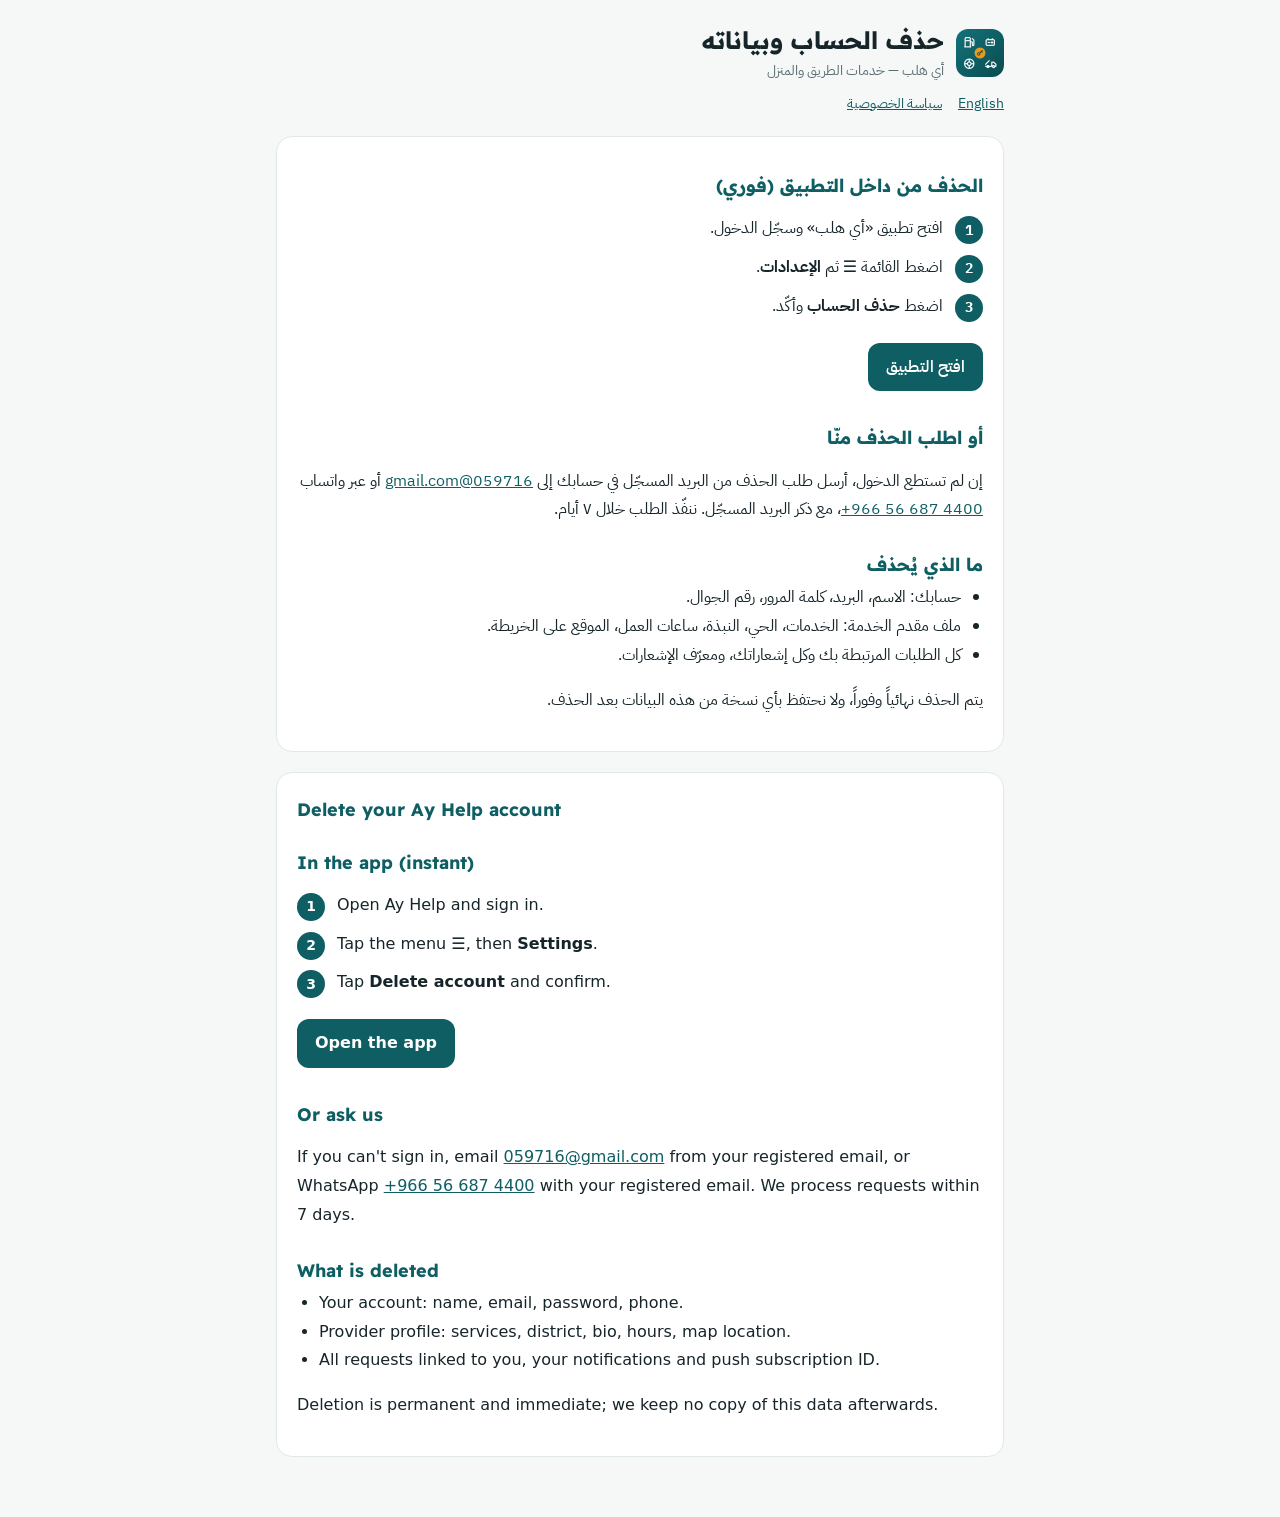
<file: delete-account.html>
<!doctype html>
<html lang="ar" dir="rtl">
<head>
<meta charset="utf-8">
<meta name="viewport" content="width=device-width,initial-scale=1">
<title>حذف الحساب — أي هلب | Delete account — Ay Help</title>
<meta name="theme-color" content="#0E5E63">
<link rel="icon" href="icon-192.png">
<link rel="stylesheet" href="https://fonts.googleapis.com/css2?family=Readex+Pro:wght@600;700&family=IBM+Plex+Sans+Arabic:wght@400;600&display=swap">
<style>
:root{--brand:#0E5E63;--bg:#F6F8F8;--ink:#16252A;--muted:#5E6F74;--line:#E1E8E9;--surface:#fff}
@media (prefers-color-scheme:dark){:root{--bg:#0F1719;--ink:#E7EEEF;--muted:#9AAAAE;--line:#26353A;--surface:#172225;--brand:#5FB8BD}}
*{box-sizing:border-box}body{margin:0;background:var(--bg);color:var(--ink);font:16px/1.8 "IBM Plex Sans Arabic",system-ui,sans-serif}
.wrap{max-width:760px;margin:0 auto;padding:24px 16px 60px}
header{display:flex;align-items:center;gap:12px;margin-bottom:8px}header img{width:48px;height:48px;border-radius:12px}
h1,h2{font-family:"Readex Pro",sans-serif;line-height:1.4}h1{font-size:24px;margin:0}h2{font-size:18px;margin:28px 0 6px;color:var(--brand)}
.card{background:var(--surface);border:1px solid var(--line);border-radius:16px;padding:8px 20px 20px;margin-top:20px}
.muted{color:var(--muted);font-size:14px}a{color:var(--brand)}ul{padding-inline-start:22px;margin:6px 0}
.en{direction:ltr;text-align:left;font-family:system-ui,-apple-system,"Segoe UI",sans-serif}
nav{display:flex;gap:16px;flex-wrap:wrap;font-size:14px;margin-top:8px}
.steps{counter-reset:s;list-style:none;padding:0}.steps li{counter-increment:s;position:relative;padding-inline-start:40px;margin:10px 0}.steps li::before{content:counter(s);position:absolute;inset-inline-start:0;top:2px;width:28px;height:28px;border-radius:50%;background:var(--brand);color:#fff;display:grid;place-items:center;font-weight:700;font-size:14px}
.btn{display:inline-block;background:var(--brand);color:#fff;text-decoration:none;padding:10px 18px;border-radius:12px;font-weight:600;margin:6px 0}
</style>
</head>
<body><div class="wrap">
<header><img src="icon-192.png" alt=""><div><h1>حذف الحساب وبياناته</h1><div class="muted">أي هلب — خدمات الطريق والمنزل</div></div></header>
<nav><a href="#en">English</a><a href="privacy.html">سياسة الخصوصية</a></nav>

<div class="card">
<h2>الحذف من داخل التطبيق (فوري)</h2>
<ol class="steps">
<li>افتح تطبيق «أي هلب» وسجّل الدخول.</li>
<li>اضغط القائمة ☰ ثم <b>الإعدادات</b>.</li>
<li>اضغط <b>حذف الحساب</b> وأكّد.</li>
</ol>
<a class="btn" href="./">افتح التطبيق</a>

<h2>أو اطلب الحذف منّا</h2>
<p>إن لم تستطع الدخول، أرسل طلب الحذف من البريد المسجّل في حسابك إلى <a href="mailto:059716@gmail.com?subject=%D8%B7%D9%84%D8%A8%20%D8%AD%D8%B0%D9%81%20%D8%AD%D8%B3%D8%A7%D8%A8%20%D8%A3%D9%8A%20%D9%87%D9%84%D8%A8">059716@gmail.com</a> أو عبر واتساب <a href="https://wa.me/966566874400" dir="ltr">+966 56 687 4400</a>، مع ذكر البريد المسجّل. ننفّذ الطلب خلال ٧ أيام.</p>

<h2>ما الذي يُحذف</h2>
<ul>
<li>حسابك: الاسم، البريد، كلمة المرور، رقم الجوال.</li>
<li>ملف مقدم الخدمة: الخدمات، الحي، النبذة، ساعات العمل، الموقع على الخريطة.</li>
<li>كل الطلبات المرتبطة بك وكل إشعاراتك، ومعرّف الإشعارات.</li>
</ul>
<p>يتم الحذف نهائياً وفوراً، ولا نحتفظ بأي نسخة من هذه البيانات بعد الحذف.</p>
</div>

<div class="card en" id="en" lang="en" dir="ltr">
<h2 style="margin-top:16px">Delete your Ay Help account</h2>
<h2>In the app (instant)</h2>
<ol class="steps"><li>Open Ay Help and sign in.</li><li>Tap the menu ☰, then <b>Settings</b>.</li><li>Tap <b>Delete account</b> and confirm.</li></ol>
<a class="btn" href="./">Open the app</a>
<h2>Or ask us</h2>
<p>If you can't sign in, email <a href="mailto:059716@gmail.com?subject=Ay%20Help%20account%20deletion">059716@gmail.com</a> from your registered email, or WhatsApp <a href="https://wa.me/966566874400">+966 56 687 4400</a> with your registered email. We process requests within 7 days.</p>
<h2>What is deleted</h2>
<ul><li>Your account: name, email, password, phone.</li><li>Provider profile: services, district, bio, hours, map location.</li><li>All requests linked to you, your notifications and push subscription ID.</li></ul>
<p>Deletion is permanent and immediate; we keep no copy of this data afterwards.</p>
</div>
</div></body></html>
</file>
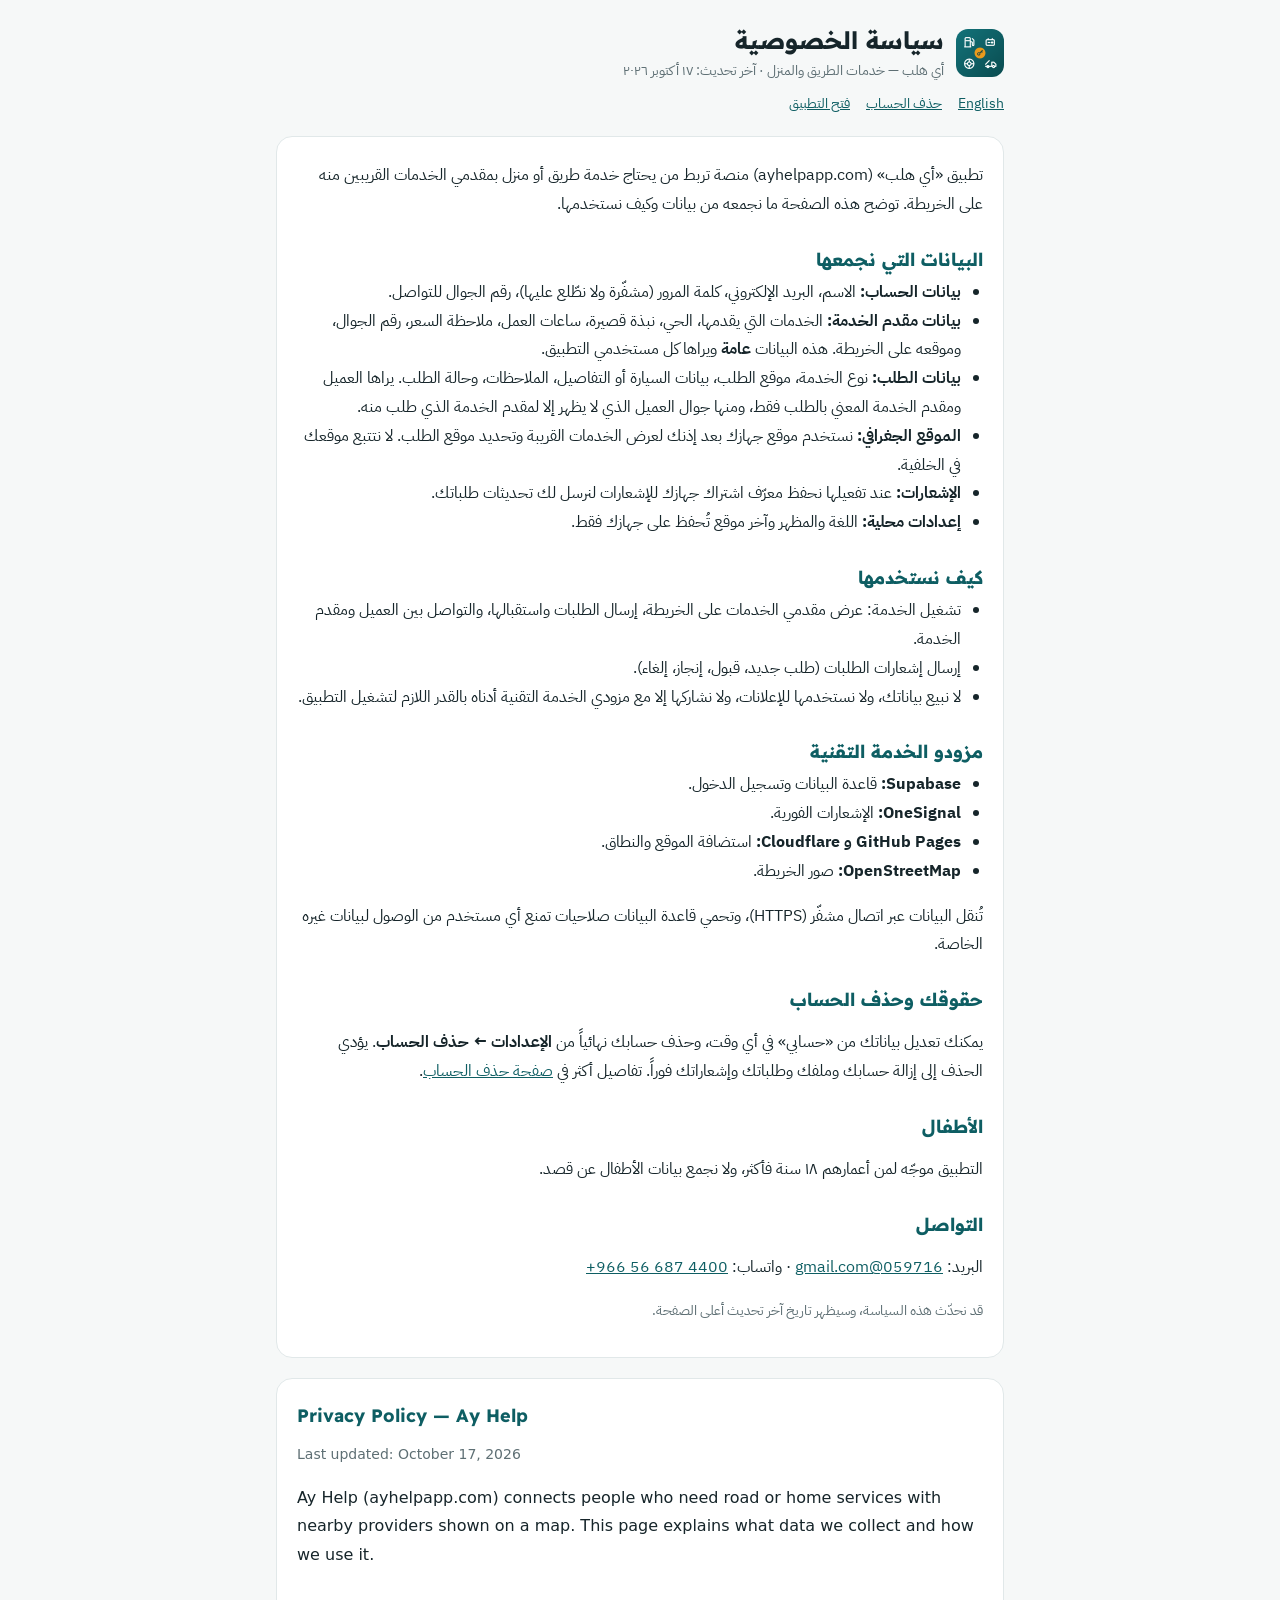
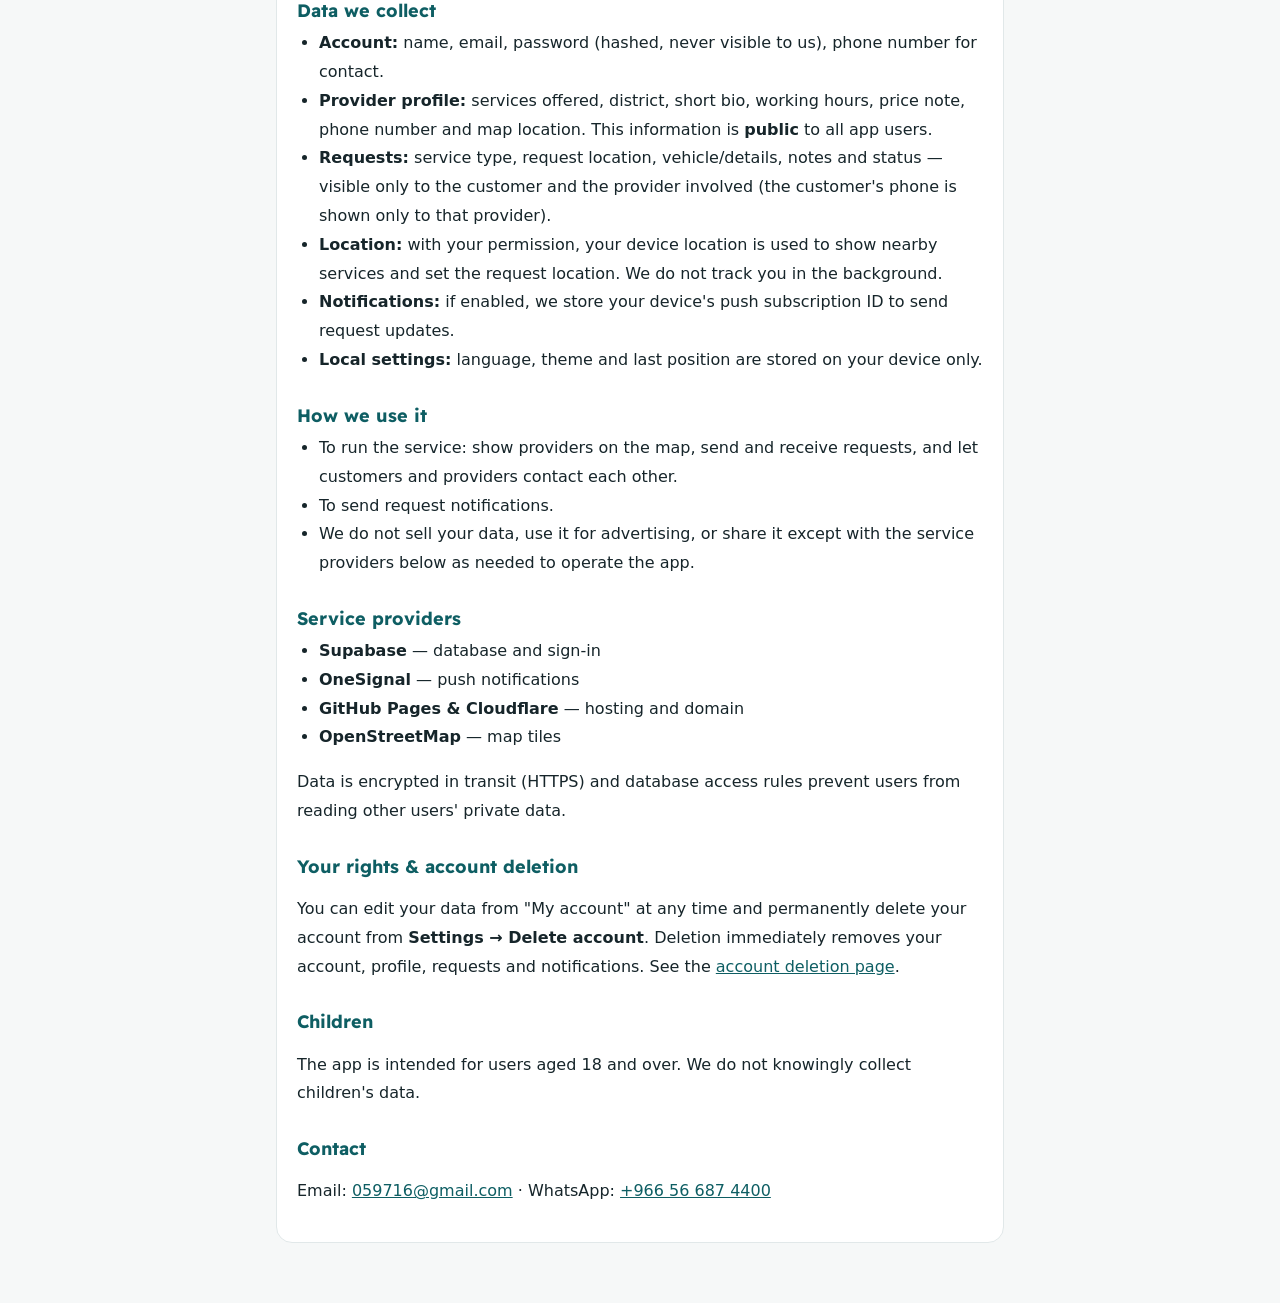
<file: privacy.html>
<!doctype html>
<html lang="ar" dir="rtl">
<head>
<meta charset="utf-8">
<meta name="viewport" content="width=device-width,initial-scale=1">
<title>سياسة الخصوصية — أي هلب | Privacy Policy — Ay Help</title>
<meta name="theme-color" content="#0E5E63">
<link rel="icon" href="icon-192.png">
<link rel="stylesheet" href="https://fonts.googleapis.com/css2?family=Readex+Pro:wght@600;700&family=IBM+Plex+Sans+Arabic:wght@400;600&display=swap">
<style>
:root{--brand:#0E5E63;--bg:#F6F8F8;--ink:#16252A;--muted:#5E6F74;--line:#E1E8E9;--surface:#fff}
@media (prefers-color-scheme:dark){:root{--bg:#0F1719;--ink:#E7EEEF;--muted:#9AAAAE;--line:#26353A;--surface:#172225;--brand:#5FB8BD}}
*{box-sizing:border-box}body{margin:0;background:var(--bg);color:var(--ink);font:16px/1.8 "IBM Plex Sans Arabic",system-ui,sans-serif}
.wrap{max-width:760px;margin:0 auto;padding:24px 16px 60px}
header{display:flex;align-items:center;gap:12px;margin-bottom:8px}header img{width:48px;height:48px;border-radius:12px}
h1,h2{font-family:"Readex Pro",sans-serif;line-height:1.4}h1{font-size:24px;margin:0}h2{font-size:18px;margin:28px 0 6px;color:var(--brand)}
.card{background:var(--surface);border:1px solid var(--line);border-radius:16px;padding:8px 20px 20px;margin-top:20px}
.muted{color:var(--muted);font-size:14px}a{color:var(--brand)}ul{padding-inline-start:22px;margin:6px 0}
.en{direction:ltr;text-align:left;font-family:system-ui,-apple-system,"Segoe UI",sans-serif}
nav{display:flex;gap:16px;flex-wrap:wrap;font-size:14px;margin-top:8px}
</style>
</head>
<body><div class="wrap">
<header><img src="icon-192.png" alt=""><div><h1>سياسة الخصوصية</h1><div class="muted">أي هلب — خدمات الطريق والمنزل · آخر تحديث: ١٧ أكتوبر ٢٠٢٦</div></div></header>
<nav><a href="#en">English</a><a href="delete-account.html">حذف الحساب</a><a href="./">فتح التطبيق</a></nav>

<div class="card">
<p>تطبيق «أي هلب» (ayhelpapp.com) منصة تربط من يحتاج خدمة طريق أو منزل بمقدمي الخدمات القريبين منه على الخريطة. توضح هذه الصفحة ما نجمعه من بيانات وكيف نستخدمها.</p>

<h2>البيانات التي نجمعها</h2>
<ul>
<li><b>بيانات الحساب:</b> الاسم، البريد الإلكتروني، كلمة المرور (مشفّرة ولا نطّلع عليها)، رقم الجوال للتواصل.</li>
<li><b>بيانات مقدم الخدمة:</b> الخدمات التي يقدمها، الحي، نبذة قصيرة، ساعات العمل، ملاحظة السعر، رقم الجوال، وموقعه على الخريطة. هذه البيانات <b>عامة</b> ويراها كل مستخدمي التطبيق.</li>
<li><b>بيانات الطلب:</b> نوع الخدمة، موقع الطلب، بيانات السيارة أو التفاصيل، الملاحظات، وحالة الطلب. يراها العميل ومقدم الخدمة المعني بالطلب فقط، ومنها جوال العميل الذي لا يظهر إلا لمقدم الخدمة الذي طلب منه.</li>
<li><b>الموقع الجغرافي:</b> نستخدم موقع جهازك بعد إذنك لعرض الخدمات القريبة وتحديد موقع الطلب. لا نتتبع موقعك في الخلفية.</li>
<li><b>الإشعارات:</b> عند تفعيلها نحفظ معرّف اشتراك جهازك للإشعارات لنرسل لك تحديثات طلباتك.</li>
<li><b>إعدادات محلية:</b> اللغة والمظهر وآخر موقع تُحفظ على جهازك فقط.</li>
</ul>

<h2>كيف نستخدمها</h2>
<ul>
<li>تشغيل الخدمة: عرض مقدمي الخدمات على الخريطة، إرسال الطلبات واستقبالها، والتواصل بين العميل ومقدم الخدمة.</li>
<li>إرسال إشعارات الطلبات (طلب جديد، قبول، إنجاز، إلغاء).</li>
<li>لا نبيع بياناتك، ولا نستخدمها للإعلانات، ولا نشاركها إلا مع مزودي الخدمة التقنية أدناه بالقدر اللازم لتشغيل التطبيق.</li>
</ul>

<h2>مزودو الخدمة التقنية</h2>
<ul>
<li><b>Supabase:</b> قاعدة البيانات وتسجيل الدخول.</li>
<li><b>OneSignal:</b> الإشعارات الفورية.</li>
<li><b>GitHub Pages و Cloudflare:</b> استضافة الموقع والنطاق.</li>
<li><b>OpenStreetMap:</b> صور الخريطة.</li>
</ul>
<p>تُنقل البيانات عبر اتصال مشفّر (HTTPS)، وتحمي قاعدة البيانات صلاحيات تمنع أي مستخدم من الوصول لبيانات غيره الخاصة.</p>

<h2>حقوقك وحذف الحساب</h2>
<p>يمكنك تعديل بياناتك من «حسابي» في أي وقت، وحذف حسابك نهائياً من <b>الإعدادات ← حذف الحساب</b>. يؤدي الحذف إلى إزالة حسابك وملفك وطلباتك وإشعاراتك فوراً. تفاصيل أكثر في <a href="delete-account.html">صفحة حذف الحساب</a>.</p>

<h2>الأطفال</h2>
<p>التطبيق موجّه لمن أعمارهم ١٨ سنة فأكثر، ولا نجمع بيانات الأطفال عن قصد.</p>

<h2>التواصل</h2>
<p>البريد: <a href="mailto:059716@gmail.com">059716@gmail.com</a> · واتساب: <a href="https://wa.me/966566874400" dir="ltr">+966 56 687 4400</a></p>
<p class="muted">قد نحدّث هذه السياسة، وسيظهر تاريخ آخر تحديث أعلى الصفحة.</p>
</div>

<div class="card en" id="en" lang="en" dir="ltr">
<h2 style="margin-top:16px">Privacy Policy — Ay Help</h2>
<p class="muted">Last updated: October 17, 2026</p>
<p>Ay Help (ayhelpapp.com) connects people who need road or home services with nearby providers shown on a map. This page explains what data we collect and how we use it.</p>
<h2>Data we collect</h2>
<ul>
<li><b>Account:</b> name, email, password (hashed, never visible to us), phone number for contact.</li>
<li><b>Provider profile:</b> services offered, district, short bio, working hours, price note, phone number and map location. This information is <b>public</b> to all app users.</li>
<li><b>Requests:</b> service type, request location, vehicle/details, notes and status — visible only to the customer and the provider involved (the customer's phone is shown only to that provider).</li>
<li><b>Location:</b> with your permission, your device location is used to show nearby services and set the request location. We do not track you in the background.</li>
<li><b>Notifications:</b> if enabled, we store your device's push subscription ID to send request updates.</li>
<li><b>Local settings:</b> language, theme and last position are stored on your device only.</li>
</ul>
<h2>How we use it</h2>
<ul>
<li>To run the service: show providers on the map, send and receive requests, and let customers and providers contact each other.</li>
<li>To send request notifications.</li>
<li>We do not sell your data, use it for advertising, or share it except with the service providers below as needed to operate the app.</li>
</ul>
<h2>Service providers</h2>
<ul><li><b>Supabase</b> — database and sign-in</li><li><b>OneSignal</b> — push notifications</li><li><b>GitHub Pages &amp; Cloudflare</b> — hosting and domain</li><li><b>OpenStreetMap</b> — map tiles</li></ul>
<p>Data is encrypted in transit (HTTPS) and database access rules prevent users from reading other users' private data.</p>
<h2>Your rights &amp; account deletion</h2>
<p>You can edit your data from "My account" at any time and permanently delete your account from <b>Settings → Delete account</b>. Deletion immediately removes your account, profile, requests and notifications. See the <a href="delete-account.html#en">account deletion page</a>.</p>
<h2>Children</h2><p>The app is intended for users aged 18 and over. We do not knowingly collect children's data.</p>
<h2>Contact</h2><p>Email: <a href="mailto:059716@gmail.com">059716@gmail.com</a> · WhatsApp: <a href="https://wa.me/966566874400">+966 56 687 4400</a></p>
</div>
</div></body></html>
</file>
